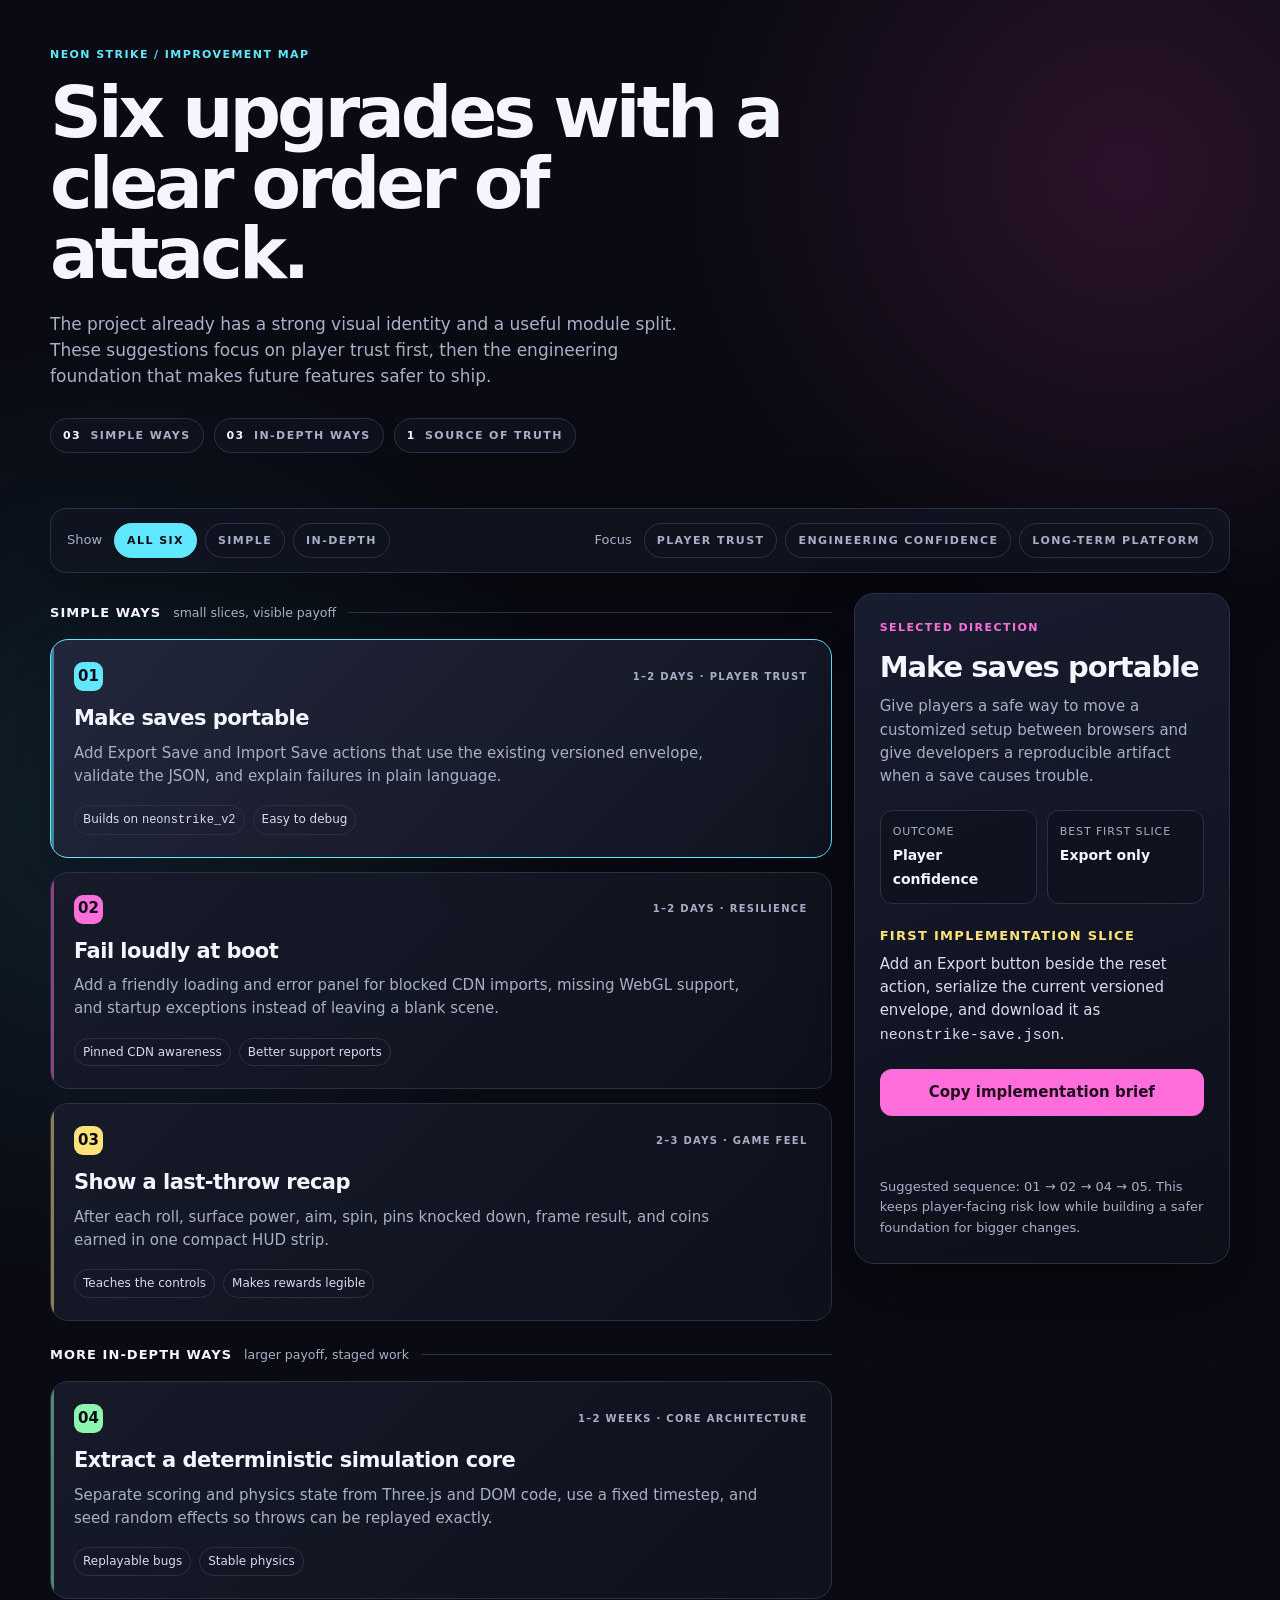
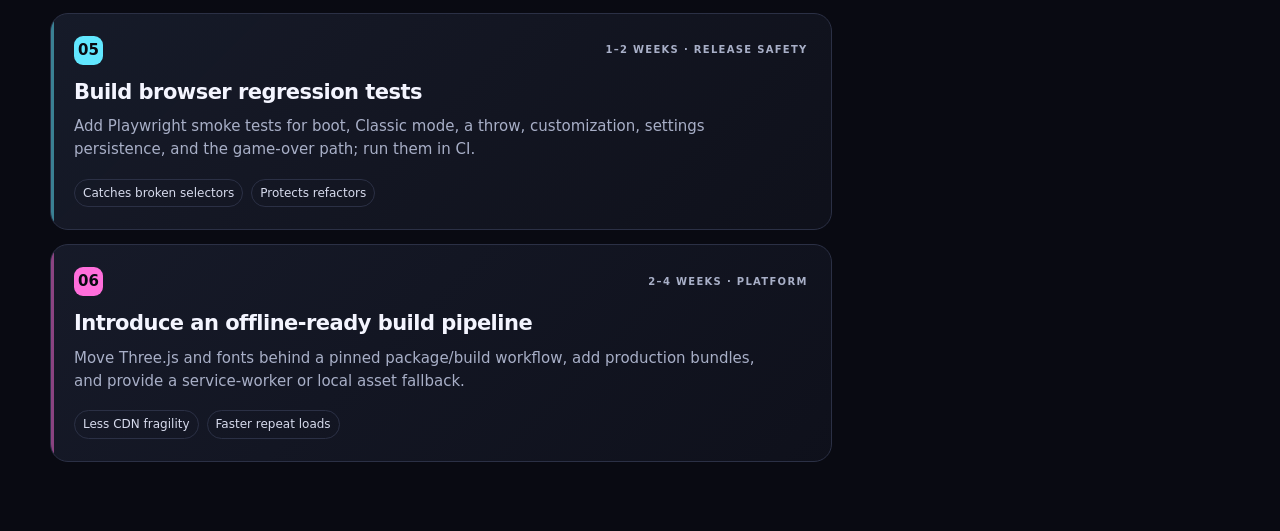
<file: project-improvements.html>
<!doctype html>
<html lang="en">
<head>
<meta charset="utf-8">
<meta name="viewport" content="width=device-width, initial-scale=1">
<title>NeonStrike Improvement Map</title>
<style>
:root{
  color-scheme:dark;
  --bg:#090a12;
  --panel:#111420;
  --panel-2:#171b2a;
  --line:#2b3045;
  --text:#f4f5ff;
  --muted:#a8afc7;
  --cyan:#61e7ff;
  --pink:#ff6edb;
  --yellow:#ffe27a;
  --green:#8bf5b1;
  --shadow:0 24px 70px rgba(0,0,0,.34);
}
*{box-sizing:border-box}
body{
  margin:0;
  min-height:100vh;
  background:
    radial-gradient(circle at 88% 8%,rgba(255,70,190,.14),transparent 28rem),
    radial-gradient(circle at 8% 38%,rgba(70,220,255,.10),transparent 30rem),
    var(--bg);
  color:var(--text);
  font:15px/1.55 system-ui,-apple-system,BlinkMacSystemFont,"Segoe UI",sans-serif;
}
button{font:inherit;color:inherit}
.shell{width:min(1180px,calc(100% - 36px));margin:0 auto;padding:46px 0 70px}
.eyebrow,.label,.meta,.filter,.preset,.stat{font-size:11px;font-weight:750;letter-spacing:.13em;text-transform:uppercase}
.eyebrow{color:var(--cyan);margin-bottom:14px}
h1,h2,h3,p{margin:0}
h1{max-width:760px;font-size:clamp(36px,6vw,72px);line-height:.98;letter-spacing:-.055em}
.hero-copy{max-width:660px;color:var(--muted);font-size:17px;margin-top:22px}
.stats{display:flex;flex-wrap:wrap;gap:10px;margin-top:28px}
.stat{border:1px solid var(--line);border-radius:999px;padding:8px 12px;color:var(--muted);background:rgba(17,20,32,.72)}
.stat strong{color:var(--text);margin-right:4px}
.toolbar{display:flex;align-items:center;justify-content:space-between;gap:18px;margin:55px 0 20px;padding:14px 16px;border:1px solid var(--line);border-radius:16px;background:rgba(17,20,32,.82);box-shadow:var(--shadow)}
.filters,.presets{display:flex;align-items:center;flex-wrap:wrap;gap:8px}
.toolbar-label{color:var(--muted);font-size:13px;margin-right:4px}
.filter,.preset{cursor:pointer;border:1px solid var(--line);border-radius:999px;padding:8px 12px;background:transparent;color:var(--muted);transition:.2s ease}
.filter:hover,.preset:hover{border-color:var(--cyan);color:var(--text)}
.filter.active,.preset.active{border-color:var(--cyan);color:var(--bg);background:var(--cyan)}
.layout{display:grid;grid-template-columns:minmax(0,1.35fr) minmax(290px,.65fr);gap:22px;align-items:start}
.ideas{display:grid;gap:14px}
.group-label{display:flex;align-items:center;gap:12px;margin:10px 0 2px;color:var(--muted)}
.group-label::after{content:"";height:1px;flex:1;background:var(--line)}
.group-label span{color:var(--text);font-size:13px;font-weight:700;letter-spacing:.08em;text-transform:uppercase}
.idea{position:relative;display:block;width:100%;text-align:left;padding:22px 23px;border:1px solid var(--line);border-radius:18px;background:linear-gradient(135deg,rgba(23,27,42,.95),rgba(15,17,28,.92));cursor:pointer;transition:transform .2s ease,border-color .2s ease,background .2s ease;overflow:hidden}
.idea::before{content:"";position:absolute;inset:0 auto 0 0;width:3px;background:var(--accent,var(--cyan));opacity:.5}
.idea:hover{transform:translateY(-2px);border-color:#59617f}
.idea.selected{border-color:var(--accent,var(--cyan));background:linear-gradient(135deg,rgba(34,39,60,.98),rgba(17,20,32,.96));box-shadow:0 12px 35px rgba(0,0,0,.22)}
.idea.hidden{display:none}
.idea-top{display:flex;align-items:center;justify-content:space-between;gap:16px;margin-bottom:11px}
.number{display:inline-grid;place-items:center;width:29px;height:29px;border-radius:9px;color:var(--bg);background:var(--accent,var(--cyan));font-weight:850}
.meta{color:var(--muted);font-size:10px}
.idea h3{font-size:21px;letter-spacing:-.025em;margin-bottom:7px}
.idea p{color:var(--muted);max-width:690px}
.idea-foot{display:flex;flex-wrap:wrap;gap:8px;margin-top:17px}
.chip{border:1px solid var(--line);border-radius:999px;padding:4px 8px;color:#d7dbed;font-size:12px}
.brief{position:sticky;top:22px;padding:25px;border:1px solid var(--line);border-radius:20px;background:linear-gradient(160deg,rgba(24,29,48,.98),rgba(13,15,25,.98));box-shadow:var(--shadow)}
.brief .label{color:var(--pink);margin-bottom:16px}
.brief h2{font-size:29px;line-height:1.05;letter-spacing:-.035em;margin-bottom:13px}
.brief-copy{color:var(--muted)}
.brief-grid{display:grid;grid-template-columns:1fr 1fr;gap:10px;margin:22px 0}
.brief-cell{padding:12px;border:1px solid var(--line);border-radius:12px;background:rgba(9,10,18,.35)}
.brief-cell small{display:block;color:var(--muted);font-size:11px;text-transform:uppercase;letter-spacing:.08em;margin-bottom:4px}
.brief-cell strong{font-size:14px}
.brief h3{font-size:13px;text-transform:uppercase;letter-spacing:.1em;margin-bottom:7px;color:var(--yellow)}
.first-slice{color:#d9dcef}
.copy{width:100%;margin-top:22px;border:0;border-radius:12px;padding:12px 15px;background:var(--pink);color:#210b1d;font-weight:800;cursor:pointer;transition:transform .2s ease,filter .2s ease}
.copy:hover{filter:brightness(1.08);transform:translateY(-1px)}
.status{min-height:21px;margin-top:9px;color:var(--green);font-size:13px;text-align:center}
.footer-note{margin-top:31px;color:var(--muted);font-size:13px}
@media(max-width:850px){
  .toolbar{align-items:flex-start;flex-direction:column}
  .layout{grid-template-columns:1fr}
  .brief{position:static}
}
@media(max-width:520px){
  .shell{width:min(100% - 24px,1180px);padding-top:30px}
  h1{font-size:43px}
  .hero-copy{font-size:15px}
  .brief-grid{grid-template-columns:1fr}
}
@media(prefers-reduced-motion:reduce){*,*::before,*::after{scroll-behavior:auto!important;transition:none!important}}
</style>
</head>
<body>
<main class="shell">
  <header>
    <div class="eyebrow">NEON STRIKE / IMPROVEMENT MAP</div>
    <h1>Six upgrades with a clear order of attack.</h1>
    <p class="hero-copy">The project already has a strong visual identity and a useful module split. These suggestions focus on player trust first, then the engineering foundation that makes future features safer to ship.</p>
    <div class="stats" aria-label="Recommendation summary">
      <span class="stat"><strong>03</strong> simple ways</span>
      <span class="stat"><strong>03</strong> in-depth ways</span>
      <span class="stat"><strong>1</strong> source of truth</span>
    </div>
  </header>

  <section class="toolbar" aria-label="Recommendation filters and focus presets">
    <div class="filters">
      <span class="toolbar-label">Show</span>
      <button class="filter active" data-filter="all">All six</button>
      <button class="filter" data-filter="simple">Simple</button>
      <button class="filter" data-filter="deep">In-depth</button>
    </div>
    <div class="presets">
      <span class="toolbar-label">Focus</span>
      <button class="preset" data-focus="trust">Player trust</button>
      <button class="preset" data-focus="confidence">Engineering confidence</button>
      <button class="preset" data-focus="platform">Long-term platform</button>
    </div>
  </section>

  <div class="layout">
    <section class="ideas" aria-label="Project improvement recommendations">
      <div class="group-label"><span>Simple ways</span><small>small slices, visible payoff</small></div>
      <button class="idea selected" data-id="save-export" data-level="simple" style="--accent:var(--cyan)">
        <div class="idea-top"><span class="number">01</span><span class="meta">1–2 days · player trust</span></div>
        <h3>Make saves portable</h3>
        <p>Add Export Save and Import Save actions that use the existing versioned envelope, validate the JSON, and explain failures in plain language.</p>
        <div class="idea-foot"><span class="chip">Builds on <code>neonstrike_v2</code></span><span class="chip">Easy to debug</span></div>
      </button>

      <button class="idea" data-id="boot-failure" data-level="simple" style="--accent:var(--pink)">
        <div class="idea-top"><span class="number">02</span><span class="meta">1–2 days · resilience</span></div>
        <h3>Fail loudly at boot</h3>
        <p>Add a friendly loading and error panel for blocked CDN imports, missing WebGL support, and startup exceptions instead of leaving a blank scene.</p>
        <div class="idea-foot"><span class="chip">Pinned CDN awareness</span><span class="chip">Better support reports</span></div>
      </button>

      <button class="idea" data-id="throw-feedback" data-level="simple" style="--accent:var(--yellow)">
        <div class="idea-top"><span class="number">03</span><span class="meta">2–3 days · game feel</span></div>
        <h3>Show a last-throw recap</h3>
        <p>After each roll, surface power, aim, spin, pins knocked down, frame result, and coins earned in one compact HUD strip.</p>
        <div class="idea-foot"><span class="chip">Teaches the controls</span><span class="chip">Makes rewards legible</span></div>
      </button>

      <div class="group-label"><span>More in-depth ways</span><small>larger payoff, staged work</small></div>
      <button class="idea" data-id="simulation" data-level="deep" style="--accent:var(--green)">
        <div class="idea-top"><span class="number">04</span><span class="meta">1–2 weeks · core architecture</span></div>
        <h3>Extract a deterministic simulation core</h3>
        <p>Separate scoring and physics state from Three.js and DOM code, use a fixed timestep, and seed random effects so throws can be replayed exactly.</p>
        <div class="idea-foot"><span class="chip">Replayable bugs</span><span class="chip">Stable physics</span></div>
      </button>

      <button class="idea" data-id="regression" data-level="deep" style="--accent:var(--cyan)">
        <div class="idea-top"><span class="number">05</span><span class="meta">1–2 weeks · release safety</span></div>
        <h3>Build browser regression tests</h3>
        <p>Add Playwright smoke tests for boot, Classic mode, a throw, customization, settings persistence, and the game-over path; run them in CI.</p>
        <div class="idea-foot"><span class="chip">Catches broken selectors</span><span class="chip">Protects refactors</span></div>
      </button>

      <button class="idea" data-id="build-pipeline" data-level="deep" style="--accent:var(--pink)">
        <div class="idea-top"><span class="number">06</span><span class="meta">2–4 weeks · platform</span></div>
        <h3>Introduce an offline-ready build pipeline</h3>
        <p>Move Three.js and fonts behind a pinned package/build workflow, add production bundles, and provide a service-worker or local asset fallback.</p>
        <div class="idea-foot"><span class="chip">Less CDN fragility</span><span class="chip">Faster repeat loads</span></div>
      </button>
    </section>

    <aside class="brief" aria-live="polite">
      <div class="label">Selected direction</div>
      <h2 id="brief-title">Make saves portable</h2>
      <p class="brief-copy" id="brief-copy">Give players a safe way to move a customized setup between browsers and give developers a reproducible artifact when a save causes trouble.</p>
      <div class="brief-grid">
        <div class="brief-cell"><small>Outcome</small><strong id="brief-outcome">Player confidence</strong></div>
        <div class="brief-cell"><small>Best first slice</small><strong id="brief-effort">Export only</strong></div>
      </div>
      <h3>First implementation slice</h3>
      <p class="first-slice" id="brief-first">Add an Export button beside the reset action, serialize the current versioned envelope, and download it as <code>neonstrike-save.json</code>.</p>
      <button class="copy" id="copy-brief">Copy implementation brief</button>
      <div class="status" id="copy-status" role="status" aria-live="polite"></div>
      <p class="footer-note">Suggested sequence: 01 → 02 → 04 → 05. This keeps player-facing risk low while building a safer foundation for bigger changes.</p>
    </aside>
  </div>
</main>

<script>
const details={
  'save-export':{
    title:'Make saves portable',outcome:'Player confidence',effort:'Export only',
    copy:'Give players a safe way to move a customized setup between browsers and give developers a reproducible artifact when a save causes trouble.',
    first:'Add an Export button beside the reset action, serialize the current versioned envelope, and download it as neonstrike-save.json.'
  },
  'boot-failure':{
    title:'Fail loudly at boot',outcome:'Fewer blank-screen failures',effort:'Startup guard',
    copy:'Turn external dependency and WebGL failures into actionable feedback so players know whether to retry, enable WebGL, or reconnect to the network.',
    first:'Wrap module startup in a visible loading state, catch initialization errors, and show the failing dependency plus a retry action.'
  },
  'throw-feedback':{
    title:'Show a last-throw recap',outcome:'Clearer game feel',effort:'HUD strip',
    copy:'Make the relationship between player input and the result visible. This helps new players learn aim, power, and spin without adding a tutorial wall.',
    first:'Record the launch inputs and final pin count in game state, then render a dismissible recap after endThrow() completes.'
  },
  simulation:{
    title:'Extract a deterministic simulation core',outcome:'Reproducible physics',effort:'State boundary',
    copy:'Separate the rules that decide a throw from rendering and input. Deterministic stepping and seeded randomness make bugs, replays, and future multiplayer experiments tractable.',
    first:'Define a serializable GameState and pure scoring reducer, then feed it from the existing physics loop before moving collision behavior behind an adapter.'
  },
  regression:{
    title:'Build browser regression tests',outcome:'Safer releases',effort:'Boot smoke test',
    copy:'Protect the modular browser surface with a small end-to-end suite. The highest-value tests are the flows most likely to break when DOM IDs or import order change.',
    first:'Add one Playwright test that loads the app, starts Classic mode, performs a throw, and asserts the score/HUD changes before expanding coverage.'
  },
  'build-pipeline':{
    title:'Introduce an offline-ready build pipeline',outcome:'Reliable distribution',effort:'Dev/prod split',
    copy:'Replace runtime dependence on CDN availability with pinned local assets, repeatable production output, and an explicit deployment target.',
    first:'Add a minimal Vite setup, pin Three.js locally, keep the current module folders, and make the first production build serve without network access.'
  }
};

const cards=[...document.querySelectorAll('.idea')];
const filters=[...document.querySelectorAll('.filter')];
const presets=[...document.querySelectorAll('.preset')];
const title=document.querySelector('#brief-title');
const copy=document.querySelector('#brief-copy');
const outcome=document.querySelector('#brief-outcome');
const effort=document.querySelector('#brief-effort');
const first=document.querySelector('#brief-first');
const status=document.querySelector('#copy-status');
let selected='save-export';
let activeFilter='all';

function selectIdea(id){
  selected=id;
  cards.forEach(card=>card.classList.toggle('selected',card.dataset.id===id));
  const item=details[id];
  title.textContent=item.title;
  copy.textContent=item.copy;
  outcome.textContent=item.outcome;
  effort.textContent=item.effort;
  first.textContent=item.first;
  status.textContent='';
}

function applyFilter(filter){
  activeFilter=filter;
  filters.forEach(button=>button.classList.toggle('active',button.dataset.filter===filter));
  cards.forEach(card=>card.classList.toggle('hidden',filter!=='all'&&card.dataset.level!==filter));
  const selectedCard=cards.find(card=>card.dataset.id===selected);
  if(selectedCard&&selectedCard.classList.contains('hidden')){
    const next=cards.find(card=>!card.classList.contains('hidden'));
    if(next)selectIdea(next.dataset.id);
  }
}

filters.forEach(button=>button.addEventListener('click',()=>applyFilter(button.dataset.filter)));
cards.forEach(card=>card.addEventListener('click',()=>selectIdea(card.dataset.id)));
presets.forEach(button=>button.addEventListener('click',()=>{
  presets.forEach(item=>item.classList.toggle('active',item===button));
  const focus={trust:'save-export',confidence:'simulation',platform:'build-pipeline'}[button.dataset.focus];
  applyFilter('all');
  selectIdea(focus);
}));

document.querySelector('#copy-brief').addEventListener('click',async()=>{
  const item=details[selected];
  const text=`${item.title}: ${item.copy} First slice: ${item.first}`;
  try{
    await navigator.clipboard.writeText(text);
    status.textContent='Copied to clipboard.';
  }catch{
    const area=document.createElement('textarea');
    area.value=text;area.style.position='fixed';area.style.opacity='0';
    document.body.appendChild(area);area.select();document.execCommand('copy');area.remove();
    status.textContent='Copied to clipboard.';
  }
});
</script>
</body>
</html>
</file>
